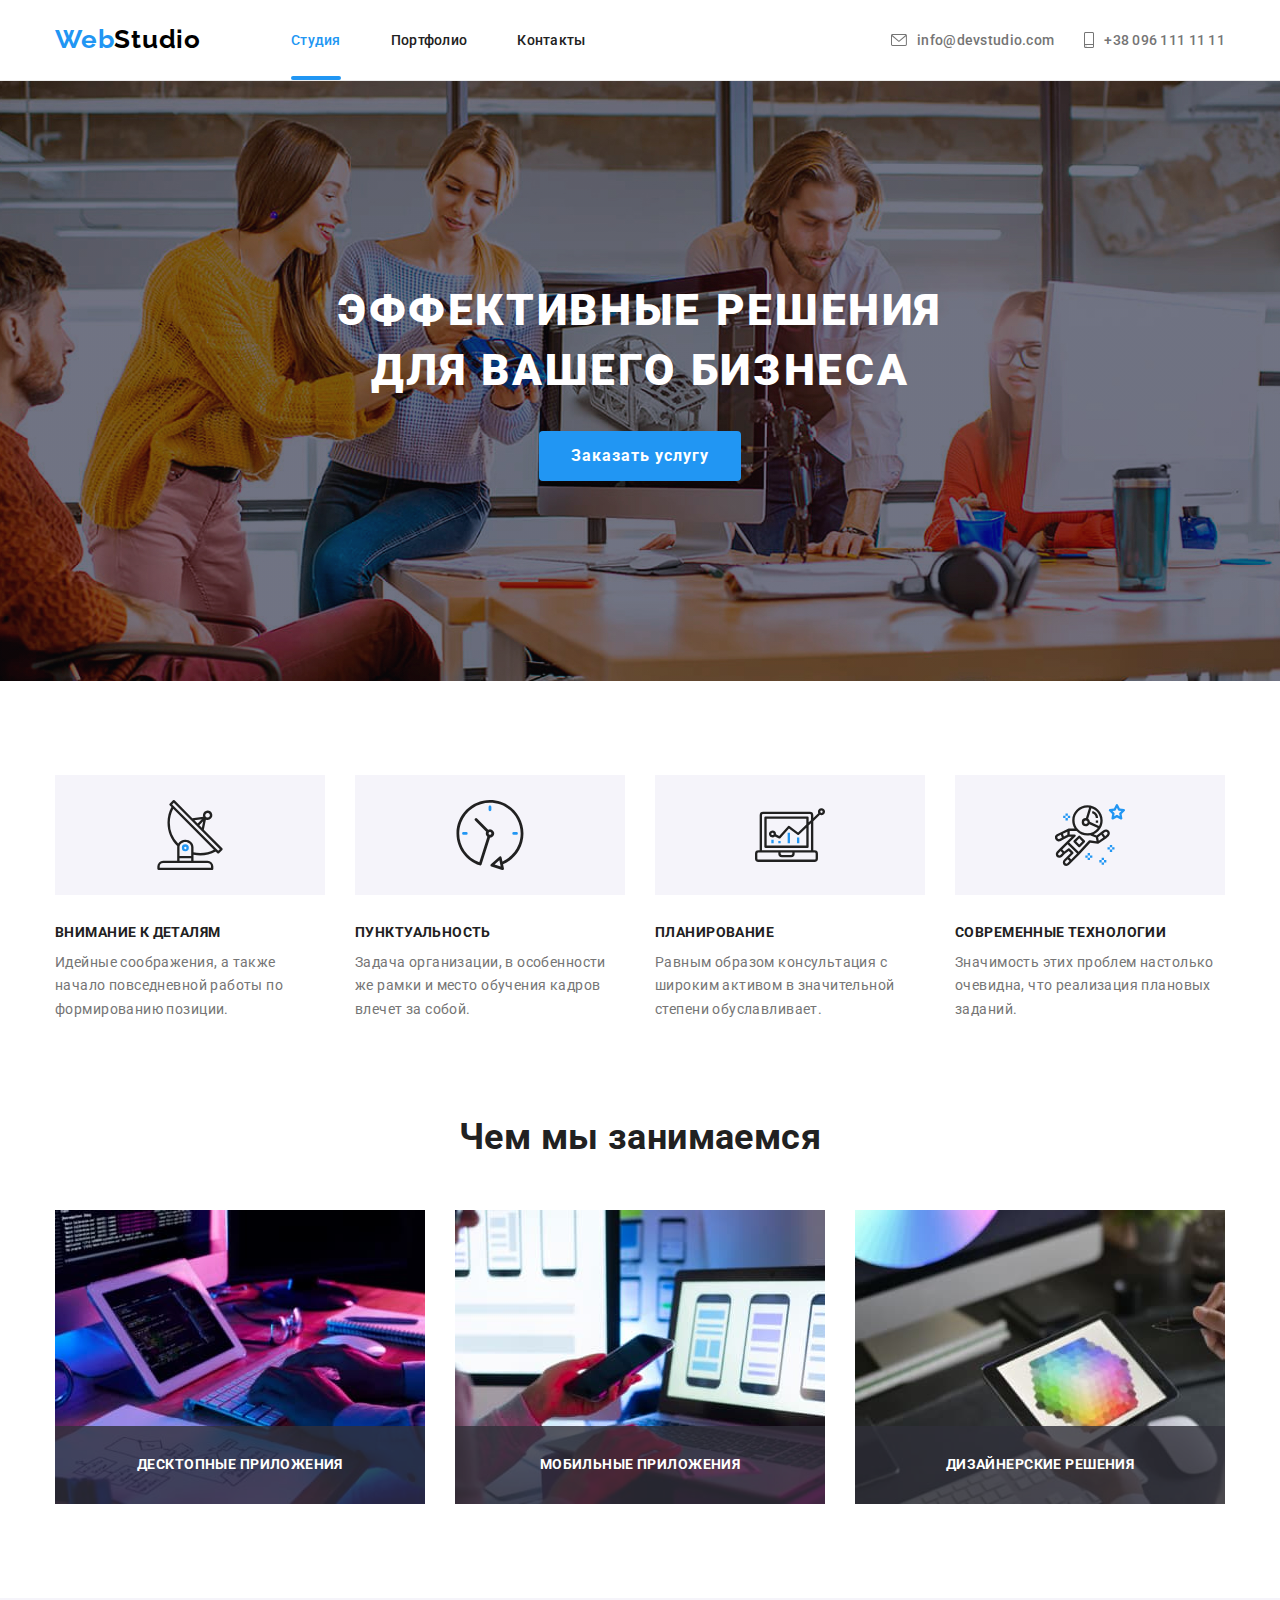
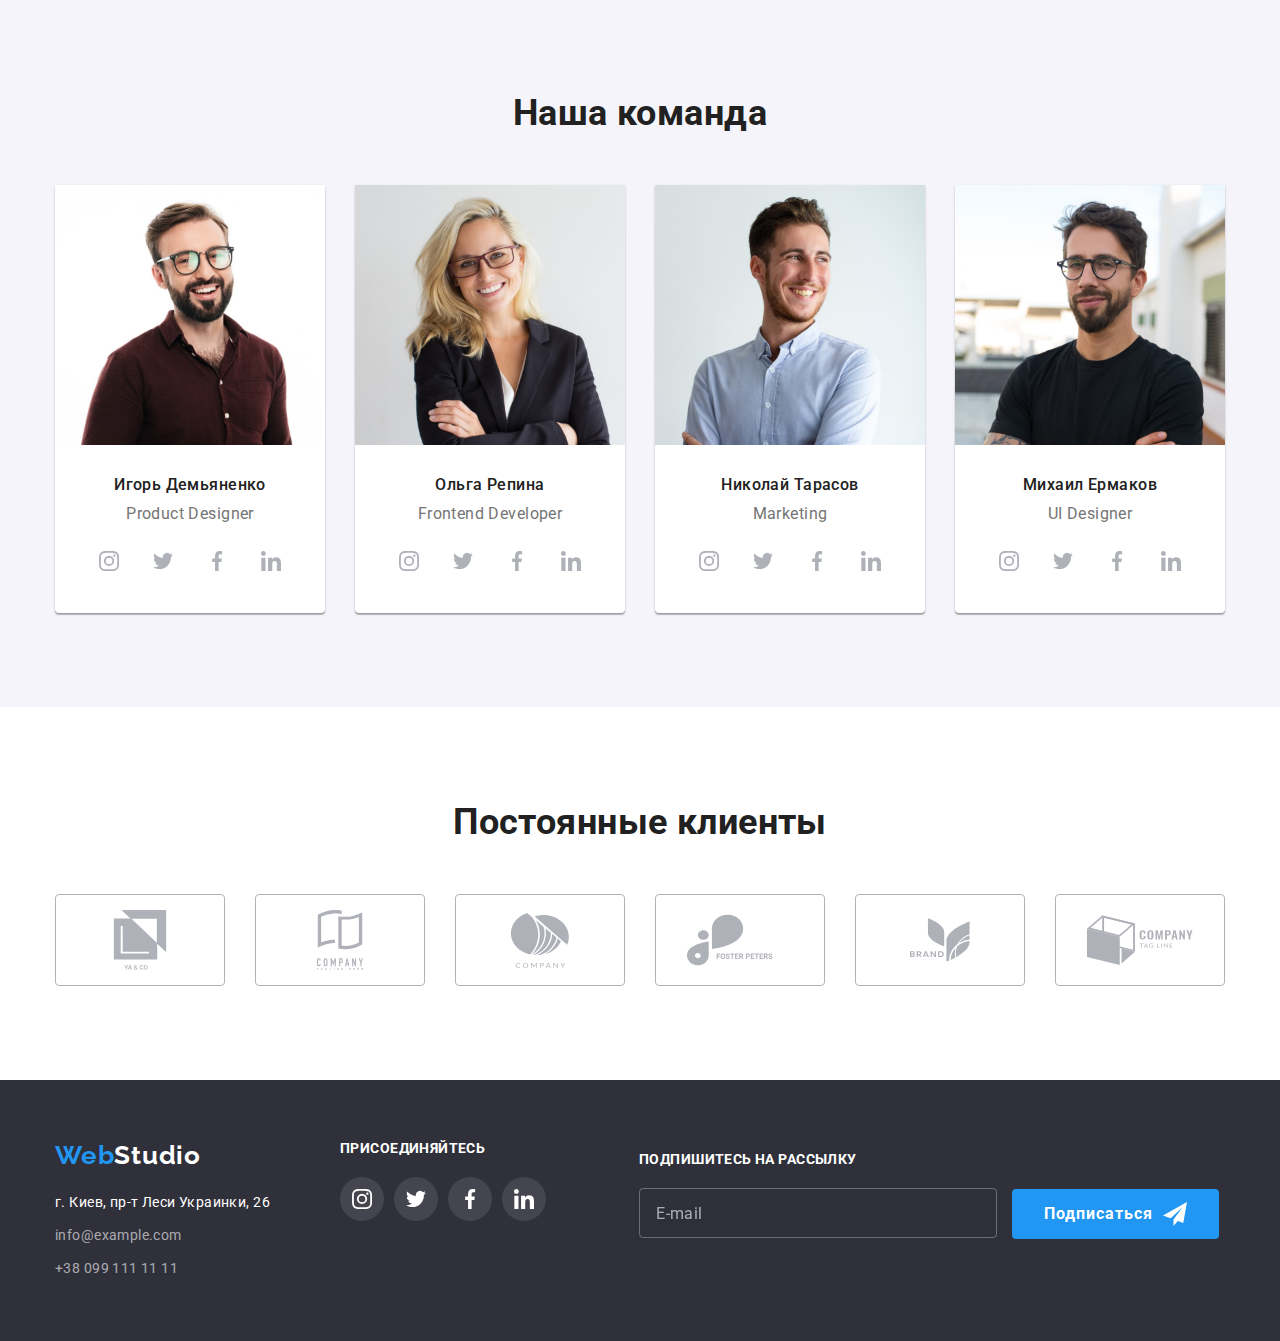
<file: index.html>
<!DOCTYPE html>
<html lang="ru">

<head>
  <meta charset="UTF-8" />
  <meta http-equiv="X-UA-Compatible" content="IE=edge" />
  <meta name="viewport" content="width=device-width, initial-scale=1.0" />
  <title>ВебСтудия</title>
  <link rel="preconnect" href="https://fonts.gstatic.com" />
  <link href="https://fonts.googleapis.com/css2?family=Raleway:wght@700&family=Roboto:wght@400;500;700;900&display=swap"
    rel="stylesheet" />
  <link rel="stylesheet"
    href="https://cdnjs.cloudflare.com/ajax/libs/modern-normalize/1.0.0/modern-normalize.min.css" />
  <link rel="stylesheet" href="./css/main.min.css">
</head>

<body>
  <header class="start-section">
    <div class="container nav">
      <nav class="nav">
        <a href="./index.html" class="logo">Web<span class="logo--dark">Studio</span>
        </a>
        <ul class="site-nav">
          <li class="site-nav__item">
            <a href="./index.html" class="site-nav__link current">Студия</a>
          </li>

          <li class="site-nav__item">
            <a href="./portfolio.html" class="site-nav__link">Портфолио</a>
          </li>

          <li class="site-nav__item">
            <a href="" class="site-nav__link">Контакты</a>
          </li>
        </ul>
      </nav>

      <ul class="contacts-nav">
        <li class="contacts-nav__item">
          <a href="mailto:info@devstudio.com" class="contacts-nav__mail">
            <svg class="contacts-nav__icon" width="16" height="12">
              <use href="./images/icons.svg#icon-envelope"></use>
            </svg>
            info@devstudio.com
          </a>
        </li>

        <li class="contacts-nav__item">
          <a href="tel:+380961111111" class="contacts-nav__phone">
            <svg class="contacts-nav__icon" width="10" height="16">
              <use href="./images/icons.svg#icon-smartphone"></use>
            </svg>
            +38 096 111 11 11
          </a>
        </li>
      </ul>

      <button type="button" class="menu-open-btn">
        <svg width="40" height="40">
          <use href="./images/icons.svg#icon-menu"></use>
        </svg>
      </button>
    </div>

    <div class="mob-menu is-hidden">
      <div class="container">
      <div class="mob-menu__top">
        <button type="button" class="menu-close-btn">
          <svg width="40" height="40">
            <use href="./images/icons.svg#icon-close-menu"></use>
          </svg>
        </button>
        <ul class="mob-nav">
        <li class="mob-nav__item">
          <a href="./index.html" class="mob-nav__link current">Студия</a>
        </li>
      
        <li class="mob-nav__item">
          <a href="./portfolio.html" class="mob-nav__link">Портфолио</a>
        </li>
      
        <li class="mob-nav__item">
          <a href="" class="mob-nav__link">Контакты</a>
        </li>
        </ul>
      </div>
      
      <div class="mob-menu__bot">
        <ul class="mob-contacts">
          <li class="mob-contacts__item">
            <a href="tel:+380961111111" class="mob-contacts__phone">
              +38 096 111 11 11
            </a>
          </li>
        
          <li class="mob-contacts__item">
            <a href="mailto:info@devstudio.com" class="mob-contacts__mail">
              info@devstudio.com
            </a>
          </li>
        </ul>
        
        <ul class="mob-socials">
          <li><a href="Instagram" class="mob-socials__link">Instagram</a></li>
          <li><a href="Twitter" class="mob-socials__link">Twitter</a>
          <li><a href="Facebook" class="mob-socials__link">Facebook</a>
          <li><a href="LinkedIn" class="mob-socials__link">LinkedIn</a></li>
        </ul>
      </div>
      
      </div>
    </div>

  </header>

  <main>
    <!--Hero-->
    <section class="hero">
      <h1 class="hero__title">  
        Эффективные решения <br />для вашего бизнеса
      </h1>

      <button type="button" class="hero__btn" data-modal-open>
        Заказать услугу
      </button>
    </section>

    <!--Our advantages-->
    <section class="section">
      <div class="container">
        <h2 class="section__title visually-hidden">Почему нас выбирают</h2>

        <ul class="advantage">
          <li class="advantage__item">
            <div class="advantage__area">
              <svg class="advantage__icon">
                <use href="./images/icons.svg#icon-antenna1"></use>
              </svg>
            </div>
            <h3 class="advantage__title">Внимание к деталям</h3>
            <p>
              Идейные соображения, а также начало повседневной работы по
              формированию позиции.
            </p>
          </li>

          <li class="advantage__item">
            <div class="advantage__area">
              <svg class="advantage__icon">
                <use href="./images/icons.svg#icon-clock1"></use>
              </svg>
            </div>
            <h3 class="advantage__title">Пунктуальность</h3>
            <p>
              Задача организации, в особенности же рамки и место обучения
              кадров влечет за собой.
            </p>
          </li>

          <li class="advantage__item">
            <div class="advantage__area">
              <svg class="advantage__icon">
                <use href="./images/icons.svg#icon-diagram1"></use>
              </svg>
            </div>
            <h3 class="advantage__title">Планирование</h3>
            <p>
              Равным образом консультация с широким активом в значительной
              степени обуславливает.
            </p>
          </li>

          <li class="advantage__item">
            <div class="advantage__area">
              <svg class="advantage__icon">
                <use href="./images/icons.svg#icon-astronaut1"></use>
              </svg>
            </div>
            <h3 class="advantage__title">Современные технологии</h3>
            <p>
              Значимость этих проблем настолько очевидна, что реализация
              плановых заданий.
            </p>
          </li>
        </ul>
      </div>
    </section>

    <!--Our features-->
    <section class="section our-features">
      <div class="container">
        <h2 class="section__title">Чем мы занимаемся</h2>

        <ul class="features">
          <li class="features__item">
            <picture>
              <source srcset="
              ./images/our-services/img.jpg  1x,
              ./images/our-services/img-2x.jpg 2x " 
              media="(min-width: 1200px)" />
              <img src="./images/our-services/img.jpg" width="370" height="294" alt="компьютер" />
            </picture>
            
            <p class="features__text">Десктопные приложения</p>
          </li>

          <li class="features__item">
            <picture>
              <source srcset="
                          ./images/our-services/img-1.jpg  1x,
                          ./images/our-services/img-1-2x.jpg 2x " media="(min-width: 1200px)" />
              <img src="./images/our-services/img-1.jpg" width="370" height="294" alt="мобильный телефон" />
            </picture>
            

            <p class="features__text">Мобильные приложения</p>
          </li>

          <li class="features__item">
            <picture>
              <source srcset="
                          ./images/our-services/img-2.jpg  1x,
                          ./images/our-services/img-2-2x.jpg 2x " media="(min-width: 1200px)" />
              <img src="./images/our-services/img-2.jpg" width="370" height="294" alt="планшет" />
            </picture>

            <p class="features__text">Дизайнерские решения</p>
          </li>
        </ul>
      </div>
    </section>

    <!--Our team-->
    <section class="section our-team">
      <div class="container">
        <h2 class="section__title">Наша команда</h2>
        <ul class="team">
          <li class="team__item">
            <picture>
              <source srcset="
            ./images/our-team/member-1.jpg 1x,
            ./images/our-team/member-1-2x.jpg 2x " media="(min-width: 1200px)" />
              <source srcset="
            ./images/our-team/member-1-tab.jpg 1x,
            ./images/our-team/member-1-tab-2x.jpg 2x " media="(min-width: 768px)" />
              <source srcset="
            ./images/our-team/member-1-mob.jpg 1x,
            ./images/our-team/member-1-mob-2x.jpg 2x " media="(min-width: 320px)" />
            <img src="./images/our-team/member-1-mob.jpg" width="450" height="460" alt="сотрудник Игорь Демьяненко" />
            </picture>
            

            <div class="member">
              <h3 class="member__name">Игорь Демьяненко</h3>
              <p class="member__domain">Product Designer</p>
              <ul class="socials">
                <li>
                  <a href="instagram" class="socials__link">
                    <svg>
                      <use href="./images/icons.svg#icon-instagram1"></use>
                    </svg>
                  </a>
                </li>

                <li>
                  <a href="instagram" class="socials__link">
                    <svg>
                      <use href="./images/icons.svg#icon-twitter1"></use>
                    </svg>
                  </a>
                </li>

                <li>
                  <a href="instagram" class="socials__link">
                    <svg>
                      <use href="./images/icons.svg#icon-facebook1"></use>
                    </svg>
                  </a>
                </li>

                <li>
                  <a href="instagram" class="socials__link">
                    <svg>
                      <use href="./images/icons.svg#icon-linkedin1"></use>
                    </svg>
                  </a>
                </li>
              </ul>
            </div>
          </li>

          <li class="team__item">
            <picture>
              <source srcset="
              ./images/our-team/member-2.jpg 1x,
              ./images/our-team/member-2-2x.jpg 2x " media="(min-width: 1200px)" />
              <source srcset="
              ./images/our-team/member-2-tab.jpg 1x,
              ./images/our-team/member-2-tab-2x.jpg 2x " media="(min-width: 768px)" />
              <source srcset="
              ./images/our-team/member-2-mob.jpg 1x,
              ./images/our-team/member-2-mob-2x.jpg 2x " media="(min-width: 320px)" />
              <img src="./images/our-team/member-2-mob.jpg" width="450" height="460" alt="сотрудник Игорь Демьяненко" />
            </picture>
            

            <div class="member">
              <h3 class="member__name">Ольга Репина</h3>
              <p class="member__domain">Frontend Developer</p>
              <ul class="socials">
                <li>
                  <a href="instagram" class="socials__link">
                    <svg>
                      <use href="./images/icons.svg#icon-instagram1"></use>
                    </svg>
                  </a>
                </li>

                <li>
                  <a href="instagram" class="socials__link">
                    <svg>
                      <use href="./images/icons.svg#icon-twitter1"></use>
                    </svg>
                  </a>
                </li>

                <li>
                  <a href="instagram" class="socials__link">
                    <svg>
                      <use href="./images/icons.svg#icon-facebook1"></use>
                    </svg>
                  </a>
                </li>

                <li>
                  <a href="instagram" class="socials__link">
                    <svg>
                      <use href="./images/icons.svg#icon-linkedin1"></use>
                    </svg>
                  </a>
                </li>
              </ul>
            </div>
          </li>

          <li class="team__item">
            <picture>
              <source srcset="
              ./images/our-team/member-3.jpg 1x,
              ./images/our-team/member-3-2x.jpg 2x " media="(min-width: 1200px)" />
              <source srcset="
              ./images/our-team/member-3-tab.jpg 1x,
              ./images/our-team/member-3-tab-2x.jpg 2x " media="(min-width: 768px)" />
              <source srcset="
              ./images/our-team/member-3-mob.jpg 1x,
              ./images/our-team/member-3-mob-2x.jpg 2x " media="(min-width: 320px)" />
              <img src="./images/our-team/member-3-mob.jpg" width="450" height="460" alt="сотрудник Игорь Демьяненко" />
            </picture>

            <div class="member">
              <h3 class="member__name">Николай Тарасов</h3>
              <p class="member__domain">Marketing</p>
              <ul class="socials">
                <li>
                  <a href="instagram" class="socials__link">
                    <svg>
                      <use href="./images/icons.svg#icon-instagram1"></use>
                    </svg>
                  </a>
                </li>

                <li>
                  <a href="instagram" class="socials__link">
                    <svg>
                      <use href="./images/icons.svg#icon-twitter1"></use>
                    </svg>
                  </a>
                </li>

                <li>
                  <a href="instagram" class="socials__link">
                    <svg>
                      <use href="./images/icons.svg#icon-facebook1"></use>
                    </svg>
                  </a>
                </li>

                <li>
                  <a href="instagram" class="socials__link">
                    <svg>
                      <use href="./images/icons.svg#icon-linkedin1"></use>
                    </svg>
                  </a>
                </li>
              </ul>
            </div>
          </li>

          <li class="team__item">
            <picture>
            <source srcset="
            ./images/our-team/member-4.jpg 1x,
            ./images/our-team/member-4-2x.jpg 2x " media="(min-width: 1200px)" />
            <source srcset="
            ./images/our-team/member-4-tab.jpg 1x,
            ./images/our-team/member-4-tab-2x.jpg 2x " media="(min-width: 768px)" />
            <source srcset="
            ./images/our-team/member-4-mob.jpg 1x,
            ./images/our-team/member-4-mob-2x.jpg 2x " media="(min-width: 320px)" />
            <img src="./images/our-team/member-4-mob.jpg" width="450" height="460" alt="сотрудник Игорь Демьяненко" />
            </picture>

            <div class="member">
              <h3 class="member__name">Михаил Ермаков</h3>
              <p class="member__domain">UI Designer</p>
              <ul class="socials">
                <li>
                  <a href="instagram" class="socials__link">
                    <svg>
                      <use href="./images/icons.svg#icon-instagram1"></use>
                    </svg>
                  </a>
                </li>

                <li>
                  <a href="instagram" class="socials__link">
                    <svg>
                      <use href="./images/icons.svg#icon-twitter1"></use>
                    </svg>
                  </a>
                </li>

                <li>
                  <a href="instagram" class="socials__link">
                    <svg>
                      <use href="./images/icons.svg#icon-facebook1"></use>
                    </svg>
                  </a>
                </li>

                <li>
                  <a href="instagram" class="socials__link">
                    <svg>
                      <use href="./images/icons.svg#icon-linkedin1"></use>
                    </svg>
                  </a>
                </li>
              </ul>
            </div>
          </li>
        </ul>
      </div>
    </section>

    <!-- Our clients -->
    <section class="section">
      <div class="container">
        <h2 class="section__title">Постоянные клиенты</h2>
        <ul class="clients">
          <li>
            <a href="client1" class="clients__link">
              <svg>
                <use href="./images/icons.svg#icon-client1"></use>
              </svg>
            </a>
          </li>

          <li>
            <a href="client1" class="clients__link">
              <svg>
                <use href="./images/icons.svg#icon-client2"></use>
              </svg>
            </a>
          </li>

          <li>
            <a href="client1" class="clients__link">
              <svg>
                <use href="./images/icons.svg#icon-client3"></use>
              </svg>
            </a>
          </li>

          <li>
            <a href="client1" class="clients__link">
              <svg>
                <use href="./images/icons.svg#icon-client4"></use>
              </svg>
            </a>
          </li>

          <li>
            <a href="client1" class="clients__link">
              <svg>
                <use href="./images/icons.svg#icon-client5"></use>
              </svg>
            </a>
          </li>

          <li>
            <a href="client1" class="clients__link">
              <svg>
                <use href="./images/icons.svg#icon-client6"></use>
              </svg>
            </a>
          </li>
        </ul>
      </div>
    </section>
    
  </main>

  <footer class="end-section">
    <div class="container footer">
      <div class="footer__tablet">
        <div class="footer__nav">
          <a href="./index.html" class="footer__logo logo">Web<span class="logo--light">Studio</span></a>
        
          <address>
            <ul class="contacts">
              <li>
                <a href="https://goo.gl/maps/t6DotwfBAQ6YohRX9" target="_blank" rel="noopener noreferrer"
                  class="contacts__address">
                  г. Киев, пр-т Леси Украинки, 26</a>
              </li>
        
              <li>
                <a href="mailto:info@example.com" class="contacts__mail">info@example.com
                </a>
              </li>
        
              <li>
                <a href="tel:+380991111111" class="contacts__phone">+38 099 111 11 11 </a>
              </li>
            </ul>
          </address>
        </div>
        
        <div class="connect">
          <b class="connect__title"> присоединяйтесь </b>
        
          <ul class="connect__list">
            <li class="connect__link">
              <a href="instagram-link">
                <svg>
                  <use href="./images/icons.svg#icon-instagram1"></use>
                </svg>
              </a>
            </li>
        
            <li class="connect__link">
              <a href="twitter-link">
                <svg>
                  <use href="./images/icons.svg#icon-twitter1"></use>
                </svg>
              </a>
            </li>
        
            <li class="connect__link">
              <a href="facebook-link">
                <svg>
                  <use href="./images/icons.svg#icon-facebook1"></use>
                </svg>
              </a>
            </li>
        
            <li class="connect__link">
              <a href="linkedin-link">
                <svg>
                  <use href="./images/icons.svg#icon-linkedin1"></use>
                </svg>
              </a>
            </li>
          </ul>
        </div>
      </div>

      <div class="footer-form">
        <b class="footer-form__title">Подпишитесь на рассылку</b>
        <form>
          <input type="text" name="email" placeholder="E-mail" id="email" />
          <button type="submit" class="footer-form__btn">
            <span>Подписаться</span>
            <svg class="footer-form__icon" width="24" height="24">
              <use href="./images/icons.svg#icon-send"></use>
            </svg>
          </button>
        </form>
      </div>
    </div>
  </footer>

  <!-- Modal -->

  <div class="backdrop is-hidden" data-modal>
    <div class="modal">
      <button type="button" class="modal__close-btn" data-modal-close>
        <svg width="11" height="11">
          <use href="./images/icons.svg#icon-vector"></use>
        </svg>
      </button>

      <p class="modal__title">Оставьте свои данные, мы вам перезвоним</p>

      <form>
        <label class="modal__label label">
          Имя
          <span class="label__wrap">
            <input type="text" name="username" class="label__input" />
            <svg class="label__icon" width="18" height="18">
              <use href="./images/icons.svg#icon-person"></use>
            </svg>
          </span>
        </label>

        <label class="modal__label">
          Телефон
          <span class="label__wrap">
            <input type="tel" name="user-number" class="label__input" />
            <svg class="label__icon" width="18" height="18">
              <use href="./images/icons.svg#icon-phone"></use>
            </svg>
          </span>
        </label>

        <label class="modal__label">
          Почта
          <span class="label__wrap">
            <input type="email" name="user-mail" class="label__input" />
            <svg class="label__icon" width="18" height="18">
              <use href="./images/icons.svg#icon-email"></use>
            </svg>
          </span>
        </label>

        <label class="modal__textarea textarea-wrap">
          Комментарий
          <textarea placeholder="Введите текст" class="textarea-wrap__text"></textarea>
        </label>

        <div class="modal__checkbox">
          <input type="checkbox" name="privacy" class="checkbox visually-hidden" id="privacy" />

          <label for="privacy" class="checkbox__label">
            <span>
              <svg class="checkbox__icon" width="11" height="8">
                <use href="./images/icons.svg#icon-check"></use>
              </svg>
            </span>
            Соглашаюсь с рассылкой и принимаю
            <a href="Условия договора">Условия договора</a>
          </label>
        </div>

        <button type="submit" class="modal__btn">Отправить</button>
      </form>
    </div>
  </div>

  <script src="./js/modal.js"></script>
  <script src="./js/menu.js"></script>
</body>

</html>
</file>
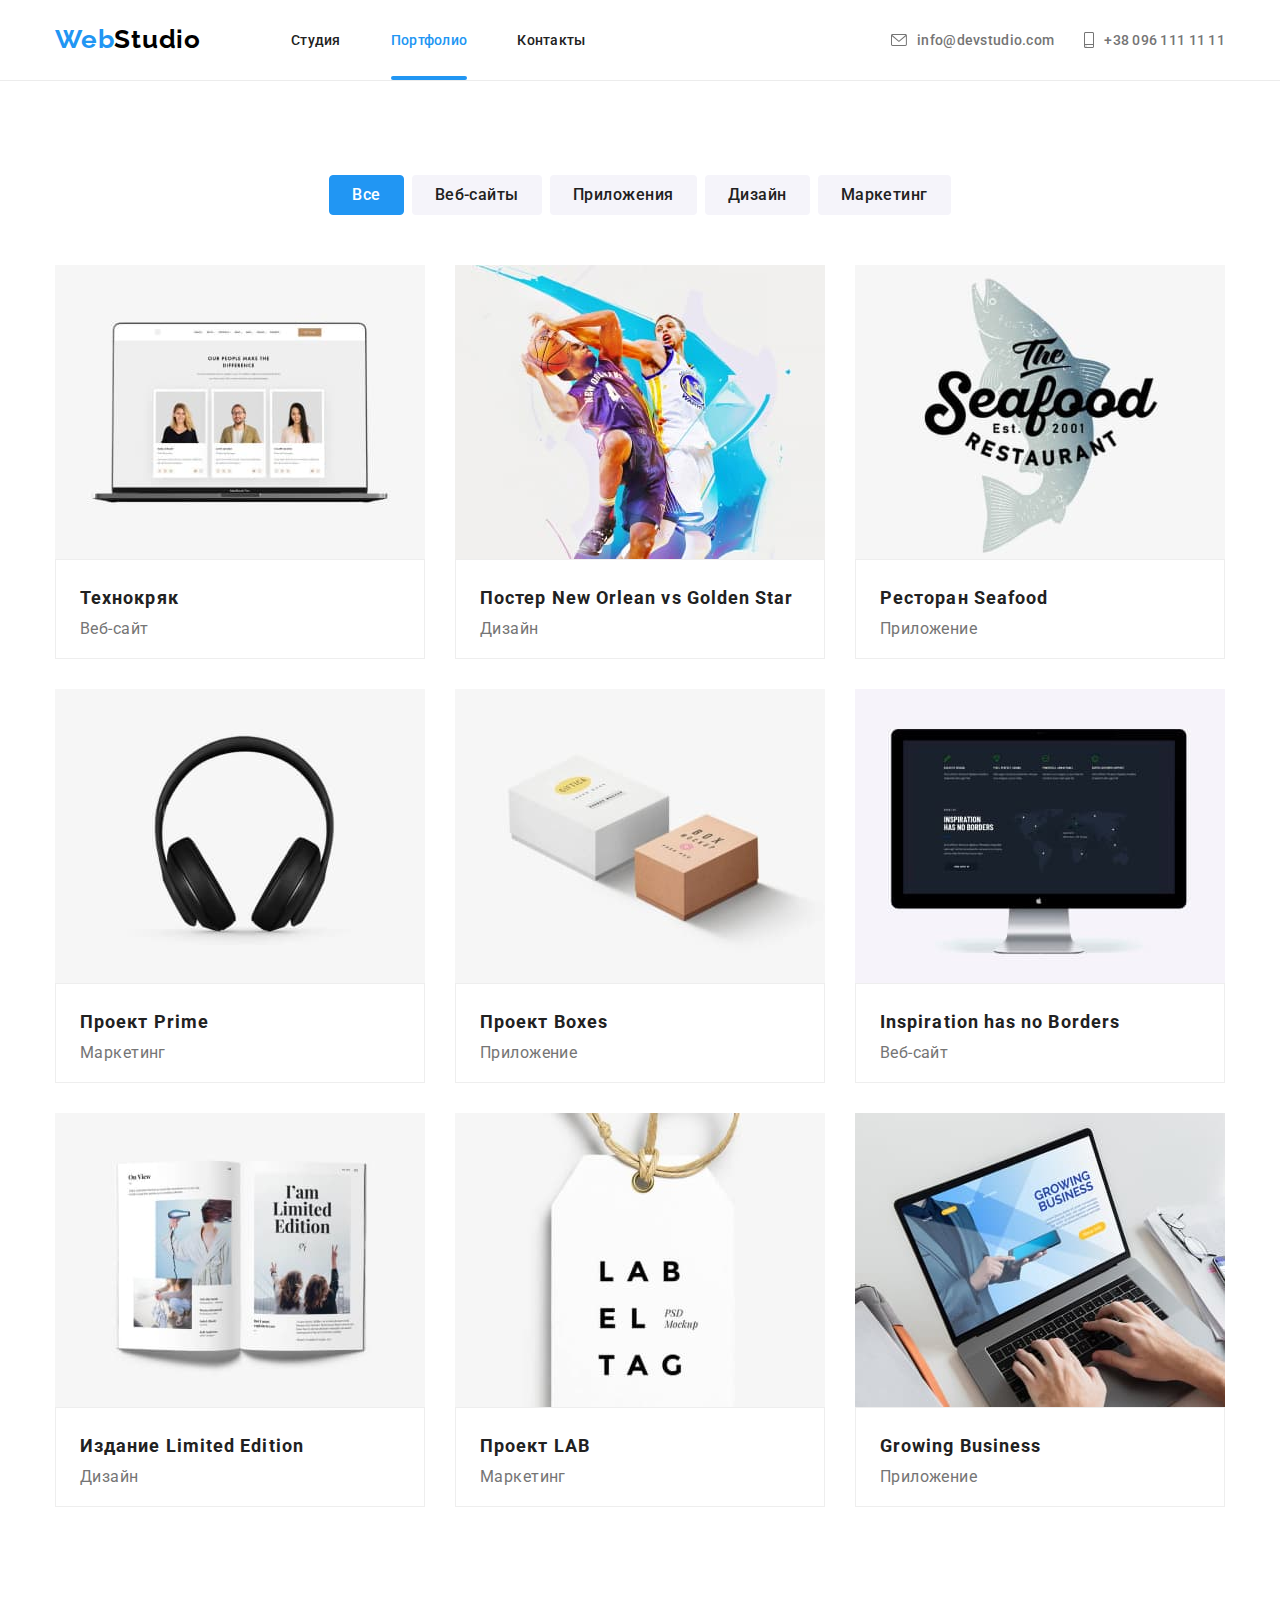
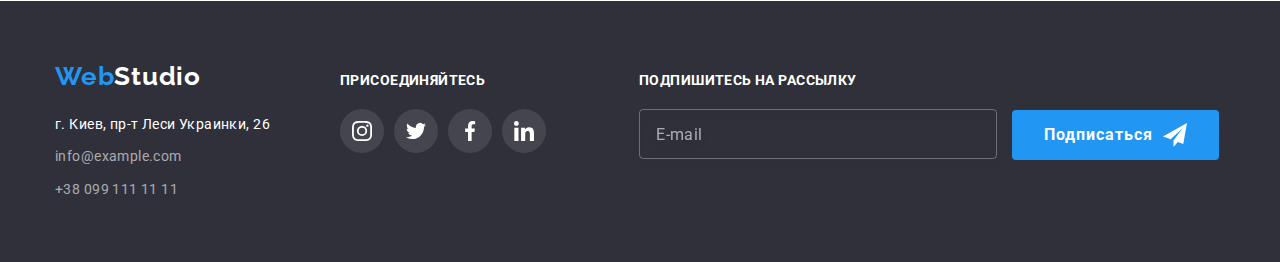
<file: portfolio.html>
<!DOCTYPE html>
<html lang="ru">

<head>
  <meta charset="UTF-8" />
  <meta http-equiv="X-UA-Compatible" content="IE=edge" />
  <meta name="viewport" content="width=device-width, initial-scale=1.0" />
  <title>Портфолио</title>
  <link rel="preconnect" href="https://fonts.gstatic.com" />
  <link href="https://fonts.googleapis.com/css2?family=Raleway:wght@700&family=Roboto:wght@400;500;700;900&display=swap"
    rel="stylesheet" />
  <link rel="stylesheet"
    href="https://cdnjs.cloudflare.com/ajax/libs/modern-normalize/1.0.0/modern-normalize.min.css" />
  <link rel="stylesheet" href="./css/main.min.css">
</head>

<body class="page-body">
  <header class="start-section">
    <div class="container nav">
      <nav class="nav">
        <a href="./index.html" class="logo">Web<span class="logo--dark">Studio</span>
        </a>
        <ul class="site-nav">
          <li class="site-nav__item">
            <a href="./index.html" class="site-nav__link">Студия</a>
          </li>

          <li class="site-nav__item">
            <a href="./portfolio.html" class="site-nav__link current">Портфолио</a>
          </li>

          <li class="site-nav__item">
            <a href="" class="site-nav__link">Контакты</a>
          </li>
        </ul>
      </nav>

      <ul class="contacts-nav">
        <li class="contacts-nav__item">
          <a href="mailto:info@devstudio.com" class="contacts-nav__mail">
            <svg class="contacts-nav__icon" width="16" height="12">
              <use href="./images/icons.svg#icon-envelope"></use>
            </svg>
            info@devstudio.com
          </a>
        </li>

        <li class="contacts-nav__item">
          <a href="tel:+380961111111" class="contacts-nav__phone">
            <svg class="contacts-nav__icon" width="10" height="16">
              <use href="./images/icons.svg#icon-smartphone"></use>
            </svg>
            +38 096 111 11 11
          </a>
        </li>
      </ul>

      <button type="button" class="menu-open-btn">
        <svg width="40" height="40">
          <use href="./images/icons.svg#icon-menu"></use>
        </svg>
      </button>
    </div>

    <div class="mob-menu is-hidden">
      <div class="container">
        <button type="button" class="menu-close-btn">
          <svg width="40" height="40">
            <use href="./images/icons.svg#icon-close-menu"></use>
          </svg>
        </button>
    
        <div class="mob-menu__top">
          <ul class="mob-nav">
            <li class="mob-nav__item">
              <a href="./index.html" class="mob-nav__link">Студия</a>
            </li>
    
            <li class="mob-nav__item">
              <a href="./portfolio.html" class="mob-nav__link current">Портфолио</a>
            </li>
    
            <li class="mob-nav__item">
              <a href="" class="mob-nav__link">Контакты</a>
            </li>
          </ul>
        </div>
    
        <div class="mob-menu__bottom">
          <ul class="mob-contacts">
            <li class="mob-contacts__item">
              <a href="tel:+380961111111" class="mob-contacts__phone">
                +38 096 111 11 11
              </a>
            </li>
    
            <li class="mob-contacts__item">
              <a href="mailto:info@devstudio.com" class="mob-contacts__mail">
                info@devstudio.com
              </a>
            </li>
          </ul>
    
          <ul class="mob-socials">
            <li><a href="Instagram" class="mob-socials__link">Instagram</a></li>
            <li><a href="Twitter" class="mob-socials__link">Twitter</a></li>
            <li><a href="Facebook" class="mob-socials__link">Facebook</a></li>
            <li><a href="LinkedIn" class="mob-socials__link">LinkedIn</a></li>
          </ul>
        </div>
      </div>
    </div>
  </header>

  <main>
    <section class="section">
      <div class="container">
        <h1 class="visually-hidden">Наши работы</h1>

        <ul class="portfolio-nav">
          <li>
            <button type="button" class="portfolio-nav__btn portfolio-nav__btn--marked">Все</button>
          </li>

          <li>
            <button type="button" class="portfolio-nav__btn portfolio-nav__btn--unmarked">
              Веб-сайты
            </button>
          </li>

          <li>
            <button type="button" class="portfolio-nav__btn portfolio-nav__btn--unmarked">
              Приложения
            </button>
          </li>

          <li>
            <button type="button" class="portfolio-nav__btn portfolio-nav__btn--unmarked">Дизайн</button>
          </li>

          <li>
            <button type="button" class="portfolio-nav__btn portfolio-nav__btn--unmarked">
              Маркетинг
            </button>
          </li>
        </ul>

        <ul class="cards">
          <li class="cards__item">
            <a href="" class="cards__link card">
              <div class="card__wrap">
                <picture>
                  <source srcset="
                            ./images/portfolio-projects/card-1.jpg 1x,
                            ./images/portfolio-projects/card-1-2x.jpg 2x " media="(min-width: 1200px)" />
                  <source srcset="
                            ./images/portfolio-projects/card-1-tab.jpg 1x,
                            ./images/portfolio-projects/card-1-tab-2x.jpg 2x " media="(min-width: 768px)" />
                  <source srcset="
                            ./images/portfolio-projects/card-1-mob.jpg 1x,
                            ./images/portfolio-projects/card-1-mob-2x.jpg 2x " media="(min-width: 320px)" />
                  <img src="./images/portfolio-projects/card-1-mob.jpg" width="450" height="294" alt="laptop" />
                </picture>
                
                <p class="card__text">
                  Технокряк это современная площадка распространения
                  коронавируса. Компании используют эту платформу для
                  цифрового шпионажа и атак на защищённые сервера конкурентов.
                </p>
              </div>

              <div class="card__content">
                <h2 class="card__title">Технокряк</h2>
                <p class="card__info">Веб-сайт</p>
              </div>
            </a>
          </li>

          <li class="cards__item">
            <a href="" class="cards__link card">
              <div>
                <picture>
                  <source srcset="
                                            ./images/portfolio-projects/card-2.jpg 1x,
                                            ./images/portfolio-projects/card-2-2x.jpg 2x " media="(min-width: 1200px)" />
                  <source srcset="
                                            ./images/portfolio-projects/card-2-tab.jpg 1x,
                                            ./images/portfolio-projects/card-2-tab-2x.jpg 2x " media="(min-width: 768px)" />
                  <source srcset="
                                            ./images/portfolio-projects/card-2-mob.jpg 1x,
                                            ./images/portfolio-projects/card-2-mob-2x.jpg 2x " media="(min-width: 320px)" />
                  <img src="./images/portfolio-projects/card-2-mob.jpg" width="450" height="294" alt="basketball players" />
                </picture>
              </div>

              <div class="card__content">
                <h2 class="card__title">Постер New Orlean vs Golden Star</h2>
                <p class="card__info">Дизайн</p>
              </div>
            </a>
          </li>

          <li class="cards__item">
            <a href="" class="cards__link card">
              <div>
                <picture>
                  <source srcset="
                  ./images/portfolio-projects/card-3.jpg 1x,
                  ./images/portfolio-projects/card-3-2x.jpg 2x "
                    media="(min-width: 1200px)" />
                  <source srcset="
                  ./images/portfolio-projects/card-3-tab.jpg 1x,
                  ./images/portfolio-projects/card-3-tab-2x.jpg 2x "
                    media="(min-width: 768px)" />
                  <source srcset="
                  ./images/portfolio-projects/card-3-mob.jpg 1x,
                  ./images/portfolio-projects/card-3-mob-2x.jpg 2x "
                    media="(min-width: 320px)" />
                  <img src="./images/portfolio-projects/card-3-mob.jpg" width="450" height="294" alt="restaurant logo" />
                </picture>
                
              </div>

              <div class="card__content">
                <h2 class="card__title">Ресторан Seafood</h2>
                <p class="card__info">Приложение</p>
              </div>
            </a>
          </li>

          <li class="cards__item">
            <a href="" class="cards__link card">
              <div>
                <picture>
                  <source srcset="
                  ./images/portfolio-projects/card-4.jpg 1x,
                  ./images/portfolio-projects/card-4-2x.jpg 2x " media="(min-width: 1200px)" />
                  <source srcset="
                  ./images/portfolio-projects/card-4-tab.jpg 1x,
                  ./images/portfolio-projects/card-4-tab-2x.jpg 2x " media="(min-width: 768px)" />
                  <source srcset="
                  ./images/portfolio-projects/card-4-mob.jpg 1x,
                  ./images/portfolio-projects/card-4-mob-2x.jpg 2x " media="(min-width: 320px)" />
                  <img src="./images/portfolio-projects/card-4-mob.jpg" width="450" height="294" alt="headphones" />
                </picture>
              </div>

              <div class="card__content">
                <h2 class="card__title">Проект Prime</h2>
                <p class="card__info">Маркетинг</p>
              </div>
            </a>
          </li>

          <li class="cards__item">
            <a href="" class="cards__link card">
              <div>
                <picture>
                  <source srcset="
                                  ./images/portfolio-projects/card-5.jpg 1x,
                                  ./images/portfolio-projects/card-5-2x.jpg 2x " media="(min-width: 1200px)" />
                  <source srcset="
                                  ./images/portfolio-projects/card-5-tab.jpg 1x,
                                  ./images/portfolio-projects/card-5-tab-2x.jpg 2x " media="(min-width: 768px)" />
                  <source srcset="
                                  ./images/portfolio-projects/card-5-mob.jpg 1x,
                                  ./images/portfolio-projects/card-5-mob-2x.jpg 2x " media="(min-width: 320px)" />
                  <img src="./images/portfolio-projects/card-5-mob.jpg" width="450" height="294" alt="boxes" />
                </picture>
              </div>

              <div class="card__content">
                <h2 class="card__title">Проект Boxes</h2>
                <p class="card__info">Приложение</p>
              </div>
            </a>
          </li>

          <li class="cards__item">
            <a href="" class="cards__link card">
              <div>
                <picture>
                  <source srcset="
                                                  ./images/portfolio-projects/card-6.jpg 1x,
                                                  ./images/portfolio-projects/card-6-2x.jpg 2x " media="(min-width: 1200px)" />
                  <source srcset="
                                                  ./images/portfolio-projects/card-6-tab.jpg 1x,
                                                  ./images/portfolio-projects/card-6-tab-2x.jpg 2x " media="(min-width: 768px)" />
                  <source srcset="
                                                  ./images/portfolio-projects/card-6-mob.jpg 1x,
                                                  ./images/portfolio-projects/card-6-mob-2x.jpg 2x " media="(min-width: 320px)" />
                  <img src="./images/portfolio-projects/card-6-mob.jpg" width="450" height="294" alt="monitor" />
                </picture>
              </div>

              <div class="card__content">
                <h2 class="card__title">Inspiration has no Borders</h2>
                <p class="card__info">Веб-сайт</p>
              </div>
            </a>
          </li>

          <li class="cards__item">
            <a href="" class="cards__link card">
              <div>
                <picture>
                  <source srcset="
                                                  ./images/portfolio-projects/card-7.jpg 1x,
                                                  ./images/portfolio-projects/card-7-2x.jpg 2x " media="(min-width: 1200px)" />
                  <source srcset="
                                                  ./images/portfolio-projects/card-7-tab.jpg 1x,
                                                  ./images/portfolio-projects/card-7-tab-2x.jpg 2x " media="(min-width: 768px)" />
                  <source srcset="
                                                  ./images/portfolio-projects/card-7-mob.jpg 1x,
                                                  ./images/portfolio-projects/card-7-mob-2x.jpg 2x " media="(min-width: 320px)" />
                  <img src="./images/portfolio-projects/card-7-mob.jpg" width="450" height="294" alt="book" />
                </picture>
              </div>

              <div class="card__content">
                <h2 class="card__title">Издание Limited Edition</h2>
                <p class="card__info">Дизайн</p>
              </div>
            </a>
          </li>

          <li class="cards__item">
            <a href="" class="cards__link card">
              <div>
                <picture>
                  <source srcset="
                                                  ./images/portfolio-projects/card-8.jpg 1x,
                                                  ./images/portfolio-projects/card-8-2x.jpg 2x " media="(min-width: 1200px)" />
                  <source srcset="
                                                  ./images/portfolio-projects/card-8-tab.jpg 1x,
                                                  ./images/portfolio-projects/card-8-tab-2x.jpg 2x " media="(min-width: 768px)" />
                  <source srcset="
                                                  ./images/portfolio-projects/card-8-mob.jpg 1x,
                                                  ./images/portfolio-projects/card-8-mob-2x.jpg 2x " media="(min-width: 320px)" />
                  <img src="./images/portfolio-projects/card-8-mob.jpg" width="450" height="294" alt="label" />
                </picture>
              </div>

              <div class="card__content">
                <h2 class="card__title">Проект LAB</h2>
                <p class="card__info">Маркетинг</p>
              </div>
            </a>
          </li>

          <li class="cards__item">
            <a href="" class="cards__link card">
              <div>
                <picture>
                  <source srcset="
                                                  ./images/portfolio-projects/card-9.jpg 1x,
                                                  ./images/portfolio-projects/card-9-2x.jpg 2x " media="(min-width: 1200px)" />
                  <source srcset="
                                                  ./images/portfolio-projects/card-9-tab.jpg 1x,
                                                  ./images/portfolio-projects/card-9-tab-2x.jpg 2x " media="(min-width: 768px)" />
                  <source srcset="
                                                  ./images/portfolio-projects/card-9-mob.jpg 1x,
                                                  ./images/portfolio-projects/card-9-mob-2x.jpg 2x " media="(min-width: 320px)" />
                  <img src="./images/portfolio-projects/card-9-mob.jpg" width="450" height="294" alt="two hands typing on laptop's keyboard" />
                </picture>
              </div>

              <div class="card__content">
                <h2 class="card__title">Growing Business</h2>
                <p class="card__info">Приложение</p>
              </div>
            </a>
          </li>
        </ul>
      </div>
    </section>
  </main>

  <footer class="end-section">
    <div class="container footer">
      <div>
        <a href="./index.html" class="footer__logo logo">Web<span class="logo--light">Studio</span></a>

        <address>
          <ul class="contacts">
            <li>
              <a href="https://goo.gl/maps/t6DotwfBAQ6YohRX9" target="_blank" rel="noopener noreferrer"
                class="contacts__address">
                г. Киев, пр-т Леси Украинки, 26</a>
            </li>

            <li>
              <a href="mailto:info@example.com" class="contacts__mail">info@example.com
              </a>
            </li>

            <li>
              <a href="tel:+380991111111" class="contacts__phone">+38 099 111 11 11 </a>
            </li>
          </ul>
        </address>
      </div>

      <div class="connect">
        <b class="connect__title"> присоединяйтесь </b>

        <ul class="connect__list">
          <li class="connect__link">
            <a href="instagram-link">
              <svg>
                <use href="./images/icons.svg#icon-instagram1"></use>
              </svg>
            </a>
          </li>

          <li class="connect__link">
            <a href="twitter-link">
              <svg>
                <use href="./images/icons.svg#icon-twitter1"></use>
              </svg>
            </a>
          </li>

          <li class="connect__link">
            <a href="facebook-link">
              <svg>
                <use href="./images/icons.svg#icon-facebook1"></use>
              </svg>
            </a>
          </li>

          <li class="connect__link">
            <a href="linkedin-link">
              <svg>
                <use href="./images/icons.svg#icon-linkedin1"></use>
              </svg>
            </a>
          </li>
        </ul>
      </div>

      <div class="footer-form">
        <b class="footer-form__title">Подпишитесь на рассылку</b>
        <form>
          <input type="text" name="email" placeholder="E-mail" id="email" />
          <button type="submit" class="footer-form__btn">
            <span>Подписаться</span>
            <svg class="footer-form__icon" width="24" height="24">
              <use href="./images/icons.svg#icon-send"></use>
            </svg>
          </button>
        </form>
      </div>
    </div>
  </footer>

  <script src="./js/menu.js"></script>
</body>

</html>
</file>
<file: css/main.min.css>
:root{--primary-text-color: #757575;--title-text-color: #212121;--accent-color: #2196f3;--main-bg-color: #ffffff;--primary-bg-color: #2f303a;--secondary-bg-color: #f5f4fa;--adrress-color: rgba(255, 255, 255, 0.6);--logo-color: #000000;--portfolio-cards-gap: 30px;--icon-color: rgba(175, 177, 184, 1)}.visually-hidden{position:absolute !important;clip:rect(1px 1px 1px 1px);padding:0 !important;border:0 !important;height:1px !important;width:1px !important;overflow:hidden}body{background-color:var(--main-bg-color);color:var(--primary-text-color);font-family:"Roboto",sans-serif;font-size:14px;letter-spacing:.03em;line-height:1.71}h1,h2,h3,h4,h5,h6,p{margin-top:0;margin-bottom:0}address{font-style:normal}a{text-decoration:none}img{display:block;max-width:100%;height:auto;width:100%}ul{list-style:none;padding-left:0;margin:0}.container{width:100%;margin-left:auto;margin-right:auto;padding-left:15px;padding-right:15px}@media screen and (min-width: 480px){.container{max-width:480px}}@media screen and (min-width: 768px){.container{max-width:768px}}@media screen and (min-width: 1200px){.container{max-width:1200px}}.section{padding:60px 0}@media screen and (min-width: 1200px){.section{padding:94px 0}}.section__title{color:var(--title-text-color);font-weight:bold;font-size:28px;line-height:1.2;text-align:center}@media screen and (min-width: 1200px){.section__title{font-size:36px}}.logo{color:var(--accent-color);font-family:"Raleway",sans-serif;font-weight:bold;font-size:24px;line-height:1.2;letter-spacing:.03em}@media screen and (min-width: 1200px){.logo{font-size:26px}}.logo--dark{color:var(--logo-color)}.logo--light{color:var(--main-bg-color)}.start-section{border-bottom:1px solid #ececec}.nav{display:flex;align-items:center}.site-nav{display:none}@media screen and (min-width: 768px){.site-nav{display:flex;margin-left:88px;font-weight:500;font-size:14px;line-height:1.15;letter-spacing:.02em;gap:50px}.site-nav__item{position:relative}.site-nav__link{display:flex;padding-top:32px;padding-bottom:32px;color:var(--title-text-color);transition:color 250ms cubic-bezier(0.4, 0, 0.2, 1)}.site-nav__link:hover,.site-nav__link:focus{color:var(--accent-color)}}@media screen and (min-width: 1200px){.site-nav{display:flex;margin-left:90px}}.current{color:var(--accent-color)}.current::after{content:"";width:100%;height:4px;border-radius:2px;background-color:var(--accent-color);position:absolute;bottom:0px;left:0px}.contacts-nav{display:none}@media screen and (min-width: 768px){.contacts-nav{display:flex;flex-wrap:wrap;flex-direction:column;margin-left:auto;padding-top:21px;padding-bottom:21px;font-weight:500;font-size:12px;line-height:1.15;letter-spacing:.02em;gap:10px}.contacts-nav__icon{fill:currentColor;margin-right:10px}.contacts-nav__mail,.contacts-nav__phone{display:flex;color:var(--primary-text-color);align-items:center;transition:color 250ms cubic-bezier(0.4, 0, 0.2, 1)}.contacts-nav__mail:hover,.contacts-nav__mail:focus,.contacts-nav__phone:hover,.contacts-nav__phone:focus{color:var(--accent-color)}}@media screen and (min-width: 1200px){.contacts-nav{flex-direction:row;padding:0;font-size:14px;gap:30px}.contacts-nav__mail,.contacts-nav__phone{padding-top:32px;padding-bottom:32px;color:var(--primary-text-color)}}.menu-open-btn,.menu-close-btn{display:block;margin-left:auto;padding-top:10px;padding-bottom:10px;background-color:rgba(0,0,0,0);border-color:rgba(0,0,0,0);transition:fill 250ms cubic-bezier(0.4, 0, 0.2, 1)}.menu-open-btn:hover,.menu-open-btn:focus,.menu-close-btn:hover,.menu-close-btn:focus{fill:var(--accent-color)}@media screen and (min-width: 768px){.menu-open-btn,.menu-close-btn{display:none}}.mob-menu{display:flex;position:fixed;top:0;left:0;background-color:var(--main-bg-color);width:100vw;height:100vh;padding-left:40px;font-weight:500;letter-spacing:.02em;z-index:1}@media screen and (min-width: 768px){.mob-menu{display:none}}.mob-menu .container{display:flex;flex-direction:column;justify-content:space-between;height:100%;overflow-y:auto}.mob-nav{display:flex;flex-direction:column;gap:32px}.mob-nav__item{font-size:40px;line-height:1.17}.mob-nav__link{color:var(--title-text-color)}.current{color:var(--accent-color)}.mob-contacts{display:flex;flex-direction:column;gap:32px;margin-bottom:64px;margin-top:40px}.mob-contacts__phone{font-size:34px;line-height:1.17;color:var(--accent-color)}.mob-contacts__mail{font-size:24px;line-height:1.16;color:var(--primary-text-color)}.mob-socials{display:flex;align-items:center;flex-wrap:wrap;gap:10px;margin-bottom:48px}.mob-socials__link{color:var(--accent-color);font-size:18px;line-height:1.2}.mob-socials__link{padding-right:10px;border-right:1px solid rgba(33,33,33,.2)}.mob-socials li:last-child{border-right:none}.hero__btn,.footer-form__btn{display:inline-flex;justify-content:center;align-items:center;border-radius:4px;border:rgba(0,0,0,0);padding:10px 32px;background-color:var(--accent-color);color:var(--main-bg-color);font-weight:bold;font-size:16px;line-height:1.9;letter-spacing:.06em;cursor:pointer}.socials{display:flex;justify-content:center;margin-top:16px;gap:10px}.socials__link{width:44px;height:44px;display:flex;justify-content:center;align-items:center;border-radius:50%;transition:background-color 250ms cubic-bezier(0.4, 0, 0.2, 1)}.socials__link:hover,.socials__link:focus{background-color:var(--accent-color)}.socials svg{width:20px;height:20px;fill:var(--icon-color);transition:fill 250ms cubic-bezier(0.4, 0, 0.2, 1)}.socials__link:hover svg,.socials__link:focus svg{fill:var(--main-bg-color)}.connect{flex-direction:column;align-items:center}@media screen and (min-width: 1200px){.connect{margin-left:70px;margin-bottom:0}}.connect__title{color:var(--main-bg-color);text-transform:uppercase;display:block;margin-bottom:20px;line-height:1.2}.connect__list{display:flex;justify-content:center;gap:10px}.connect__link{display:inline-flex}.connect__link a{width:44px;height:44px;display:flex;justify-content:center;align-items:center;border-radius:50%;background-color:#44454e;transition:background-color 250ms cubic-bezier(0.4, 0, 0.2, 1)}.connect__link svg{width:20px;height:20px;fill:var(--main-bg-color)}.connect__link:hover a,.connect__link a:focus{background-color:var(--accent-color)}.end-section{padding-top:60px;padding-bottom:60px;background-color:var(--primary-bg-color)}.portfolio-nav{display:flex;flex-wrap:wrap;margin-bottom:40px;gap:15px 8px}@media screen and (min-width: 768px){.portfolio-nav{justify-content:center;margin-bottom:30px;gap:8px}}@media screen and (min-width: 1200px){.portfolio-nav{justify-content:center;margin-bottom:50px;gap:8px}}.portfolio-nav__btn{border-radius:4px;padding:6px 22px;font-family:Roboto;font-style:normal;font-weight:500;font-size:16px;line-height:1.6;text-align:center;letter-spacing:.03em;cursor:pointer;transition:color 250ms cubic-bezier(0.4, 0, 0.2, 1),background-color 250ms cubic-bezier(0.4, 0, 0.2, 1),box-shadow 250ms cubic-bezier(0.4, 0, 0.2, 1)}.portfolio-nav__btn:hover,.portfolio-nav__btn:focus{box-shadow:0px 3px 1px rgba(0,0,0,.1),0px 1px 2px rgba(0,0,0,.08),0px 2px 2px rgba(0,0,0,.12)}.portfolio-nav__btn--unmarked{border:1px solid rgba(0,0,0,0);color:var(--title-text-color);background-color:var(--secondary-bg-color)}.portfolio-nav__btn--unmarked:hover,.portfolio-nav__btn--unmarked:focus{color:var(--main-bg-color);background-color:var(--accent-color)}.portfolio-nav__btn--marked,.portfolio-nav__btn--marked:hover,.portfolio-nav__btn--marked:focus{border:1px solid var(--accent-color);background-color:var(--accent-color);color:var(--main-bg-color)}.cards{display:flex;flex-wrap:wrap;gap:var(--portfolio-cards-gap)}.cards__item{background-color:var(--main-bg-color);width:100%}@media screen and (min-width: 768px){.cards__item{width:calc((100% - 30px)/2)}}@media screen and (min-width: 1200px){.cards__item{width:calc((100% - 60px)/3)}}.cards__link{display:flex;flex-direction:column;height:100%;color:var(--primary-text-color);font-size:16px;line-height:1.14;transition:box-shadow 250ms cubic-bezier(0.4, 0, 0.2, 1)}.cards__link:hover,.cards__link:focus{box-shadow:0px 1px 1px rgba(0,0,0,.12),0px 4px 4px rgba(0,0,0,.06),1px 4px 6px rgba(0,0,0,.16)}.card__content{padding:20px 24px;border:1px solid #eee;flex-grow:1}.card__info{margin-top:4px}.card__title{color:var(--title-text-color);font-family:Roboto;font-style:normal;font-weight:bold;font-size:18px;line-height:2;letter-spacing:.06em}.card__wrap{position:relative;overflow:hidden}.card__text{background-color:rgba(33,150,243,.9);color:var(--main-bg-color);font-size:18px;line-height:28px;padding:63px 24px;height:100%;position:absolute;top:0;left:0;transform:translateY(101%);transition:transform 250ms cubic-bezier(0.4, 0, 0.2, 1)}.cards__item:hover .card__text{transform:translateY(0)}.backdrop{width:100vw;height:100vh;background-color:rgba(0,0,0,.2);position:fixed;top:0;transition:opacity 250ms cubic-bezier(0.4, 0, 0.2, 1),visibility 250ms cubic-bezier(0.4, 0, 0.2, 1)}.modal{width:450px;min-height:609px;background-color:var(--main-bg-color);box-shadow:0px 1px 3px rgba(0,0,0,.12),0px 1px 1px rgba(0,0,0,.14),0px 2px 1px rgba(0,0,0,.2);border-radius:4px;position:absolute;top:50%;left:50%;transform:translate(-50%, -50%) scale(1);transition:transform 250ms cubic-bezier(0.4, 0, 0.2, 1);padding:40px}@media screen and (min-width: 1200px){.modal{width:528px;min-height:581px}}.backdrop.is-hidden .modal{transform:scale(0.5)}.modal__title{text-align:center;align-items:center;font-size:20px;font-weight:700;color:var(--title-text-color);margin-bottom:12px;line-height:1.5}@media screen and (min-width: 1200px){.modal__title{line-height:1.15}}.modal__label{display:block;font-size:12px;line-height:1.16;letter-spacing:.01em;cursor:pointer;margin-bottom:10px}.modal__label:focus-within{fill:var(--accent-color);transition:fill 250ms cubic-bezier(0.4, 0, 0.2, 1)}.modal__textarea{display:block;font-size:12px;line-height:1.16;letter-spacing:.01em;cursor:pointer;margin-bottom:20px}.label__input,.textarea-wrap__text{width:100%;height:40px;border:1px solid rgba(33,33,33,.2);border-radius:4px;margin-top:4px;padding-left:42px;cursor:pointer;outline:none}.label__input:focus-within,.textarea-wrap__text:focus-within{border-color:var(--accent-color);transition:border-color 250ms cubic-bezier(0.4, 0, 0.2, 1)}.label__wrap{position:relative}.label__icon{position:absolute;left:12px;top:50%;transform:translateY(-50%)}.textarea-wrap__text{height:120px;resize:none;padding:12px 16px}.textarea-wrap__text::placeholder{color:rgba(117,117,117,.5)}.modal__checkbox{display:block;margin-bottom:30px}.checkbox__label{cursor:pointer;font-size:12px;line-height:1.2}@media screen and (min-width: 1200px){.checkbox__label{font-size:14px;line-height:1.71}}.checkbox__label span{width:16px;height:15px;border:1px solid #000;border-radius:3px;box-shadow:0px 4px 4px rgba(0,0,0,.25);display:inline-flex;justify-content:center;align-items:center}@media screen and (min-width: 1200px){.checkbox__label span{margin-right:8px;margin-left:12px}}.checkbox:checked+.checkbox__label span{background-color:var(--accent-color);border:none}.checkbox__label a{color:var(--accent-color);text-decoration:underline}.checkbox__icon{fill:rgba(0,0,0,0)}.checkbox:checked+.checkbox__label .checkbox__icon{fill:var(--main-bg-color);transition:fill 250ms cubic-bezier(0.4, 0, 0.2, 1)}.modal__btn{width:200px;height:50px;border-radius:4px;border:none;background-color:var(--accent-color);color:var(--main-bg-color);cursor:pointer;font-size:16px;font-weight:700;line-height:1.9;letter-spacing:.06em;margin-left:85px;margin-right:85px;box-shadow:0px 4px 4px rgba(0,0,0,.25)}@media screen and (min-width: 1200px){.modal__btn{margin-left:124px;margin-right:124px}}.modal__close-btn{padding:0;width:30px;height:30px;background-color:rgba(0,0,0,0);border-radius:50%;border:1px solid rgba(0,0,0,.1);cursor:pointer;display:flex;justify-content:center;align-items:center;position:absolute;top:8px;right:8px}.modal__close-btn:focus svg,.modal__close-btn:hover svg{fill:var(--accent-color);transition:fill 250ms cubic-bezier(0.4, 0, 0.2, 1)}.is-hidden{opacity:0;pointer-events:none;visibility:hidden}.hero{text-align:center;padding-top:118px;padding-bottom:118px;max-width:480px;margin-right:auto;margin-left:auto;background-color:var(--primary-bg-color);background-image:linear-gradient(rgba(47, 48, 58, 0.4), rgba(47, 48, 58, 0.4)),url("../images/main-img-mob.jpg");background-position:center;background-repeat:no-repeat;background-size:cover}@media(min-device-pixel-ratio: 2),(min-resolution: 192dpi),(min-resolution: 2dppx){.hero{background-image:linear-gradient(rgba(25, 28, 38, 0.2), rgba(25, 28, 38, 0.2)),url(../images/main-img-mob-2x.jpg)}}@media screen and (min-width: 768px){.hero{max-width:768px;background-image:linear-gradient(rgba(25, 28, 38, 0.2), rgba(25, 28, 38, 0.2)),url(../images/main-img-tab.jpg)}}@media screen and (min-width: 768px)and (min-device-pixel-ratio: 2),screen and (min-width: 768px)and (min-resolution: 192dpi),screen and (min-width: 768px)and (min-resolution: 2dppx){.hero{background-image:linear-gradient(rgba(25, 28, 38, 0.2), rgba(25, 28, 38, 0.2)),url(../images/main-img-tab-2x.jpg)}}@media screen and (min-width: 1200px){.hero{padding-top:200px;padding-bottom:200px;max-width:1600px;background-image:linear-gradient(rgba(25, 28, 38, 0.2), rgba(25, 28, 38, 0.2)),url(../images/main-img.jpg)}}@media screen and (min-width: 1200px)and (min-device-pixel-ratio: 2),screen and (min-width: 1200px)and (min-resolution: 192dpi),screen and (min-width: 1200px)and (min-resolution: 2dppx){.hero{background-image:linear-gradient(rgba(25, 28, 38, 0.2), rgba(25, 28, 38, 0.2)),url(../images/main-img-2x.jpg)}}.hero__title{margin-bottom:30px;color:var(--main-bg-color);font-weight:900;font-size:26px;line-height:1.62;text-align:center;letter-spacing:.06em;text-transform:uppercase}@media screen and (min-width: 1200px){.hero__title{font-size:44px;line-height:1.36}}.advantage{display:flex;flex-wrap:wrap;gap:30px}.advantage__item{width:100%}@media screen and (min-width: 768px){.advantage__item{width:calc((100% - 30px)/2)}}@media screen and (min-width: 1200px){.advantage__item{width:calc((100% - 90px)/4)}}.advantage__area{height:120px;background-color:var(--secondary-bg-color);margin-bottom:30px;display:flex;justify-content:center;align-items:center}.advantage__icon{width:70px;height:70px}.advantage__title{margin-bottom:10px;display:flex;justify-content:center;color:var(--title-text-color);font-weight:bold;font-size:14px;line-height:1.1;text-transform:uppercase}@media screen and (min-width: 768px){.advantage__title{justify-content:start}}.our-features{display:none}@media screen and (min-width: 1200px){.our-features{display:flex;padding-top:0px}.features{display:flex;margin-top:50px;gap:30px}.features__item{position:relative}.features__text{background-color:rgba(47,48,58,.8);color:var(--main-bg-color);font-size:14px;font-weight:bold;text-transform:uppercase;padding:27px;display:flex;justify-content:center;position:absolute;bottom:0;left:0;width:100%}}.our-team{background-color:var(--secondary-bg-color)}.team{display:flex;flex-wrap:wrap;margin-top:30px;gap:30px}@media screen and (min-width: 1200px){.team{margin-top:50px}}.team__item{border-radius:0px 0px 4px 4px;background-color:var(--main-bg-color);box-shadow:0px 1px 3px rgba(0,0,0,.12),0px 1px 1px rgba(0,0,0,.14),0px 2px 1px rgba(0,0,0,.2);width:100%}@media screen and (min-width: 768px){.team__item{width:calc((100% - 30px)/2)}}@media screen and (min-width: 1200px){.team__item{width:calc((100% - 90px)/4)}}.member{padding-top:30px;padding-bottom:24px}@media screen and (min-width: 1200px){.member{padding-bottom:30px}}.member__name{margin-bottom:10px;color:var(--title-text-color);font-weight:500;font-size:16px;line-height:1.2;text-align:center}.member__domain{font-size:16px;line-height:1.2;text-align:center}.clients{display:flex;flex-wrap:wrap;margin-top:30px;gap:30px}@media screen and (min-width: 1200px){.clients{margin-top:50px}}.clients li{width:calc((100% - 30px)/2)}@media screen and (min-width: 768px){.clients li{width:calc((100% - 60px)/3)}}@media screen and (min-width: 1200px){.clients li{width:calc((100% - 150px)/6)}}.clients__link{height:92px;display:flex;justify-content:center;align-items:center;border:1px solid var(--icon-color);border-radius:4px;transition:border-color 250ms cubic-bezier(0.4, 0, 0.2, 1)}.clients__link:hover,.clients__link:focus{border-color:var(--accent-color);fill:var(--accent-color)}.clients svg{width:106px;height:60px;fill:var(--icon-color);transition:fill 250ms cubic-bezier(0.4, 0, 0.2, 1)}.clients__link:hover svg,.clients__link:focus svg{border-color:var(--accent-color);fill:var(--accent-color)}.footer{text-align:center}@media screen and (min-width: 1200px){.footer{display:flex;align-items:baseline;text-align:start}}.footer__tablet{margin-bottom:60px}@media screen and (min-width: 768px){.footer__tablet{display:flex;justify-content:space-evenly;margin-bottom:60px}}@media screen and (min-width: 1200px){.footer__tablet{margin-bottom:0}}.footer__nav{margin-bottom:60px}@media screen and (min-width: 768px){.footer__nav{margin-bottom:0}}.footer__logo{display:flex;justify-content:center;margin-bottom:20px}@media screen and (min-width: 1200px){.footer__logo{justify-content:start}}.contacts{display:flex;flex-direction:column;gap:8px}@media screen and (min-width: 1200px){.contacts{gap:9px;margin-bottom:0}}.contacts__address{color:var(--main-bg-color);transition:color 250ms cubic-bezier(0.4, 0, 0.2, 1)}.contacts__address:hover,.contacts__address:focus{color:var(--accent-color)}.contacts__mail,.contacts__phone{display:block;color:var(--adrress-color);transition:color 2500ms cubic-bezier(0.4, 0, 0.2, 1)}.contacts__mail:hover,.contacts__mail:focus,.contacts__phone:hover,.contacts__phone:focus{color:var(--accent-color)}@media screen and (min-width: 1200px){.footer-form{margin-left:93px}}.footer-form__title{color:var(--main-bg-color);text-transform:uppercase;display:block;margin-bottom:20px;line-height:1.2}@media screen and (min-width: 768px){.footer-form form{display:inline-flex;flex-direction:column}}@media screen and (min-width: 1200px){.footer-form form{display:block}}.footer-form input{width:450px;height:50px;margin-bottom:20px;background-color:rgba(0,0,0,0);border:1px solid rgba(255,255,255,.3);filter:drop-shadow(0px 4px 4px rgba(0, 0, 0, 0.15));border-radius:4px;color:#fff;padding-left:16px;font-size:16px;line-height:1.25;letter-spacing:.03em}.footer-form input::placeholder{color:rgba(255,255,255,.6)}@media screen and (min-width: 1200px){.footer-form input{width:358px;margin-bottom:0}}.footer-form__btn{margin:auto}@media screen and (min-width: 1200px){.footer-form__btn{margin-left:12px}}.footer-form__icon{overflow:visible;fill:#fff;margin-left:10px}/*# sourceMappingURL=main.min.css.map */
</file>
